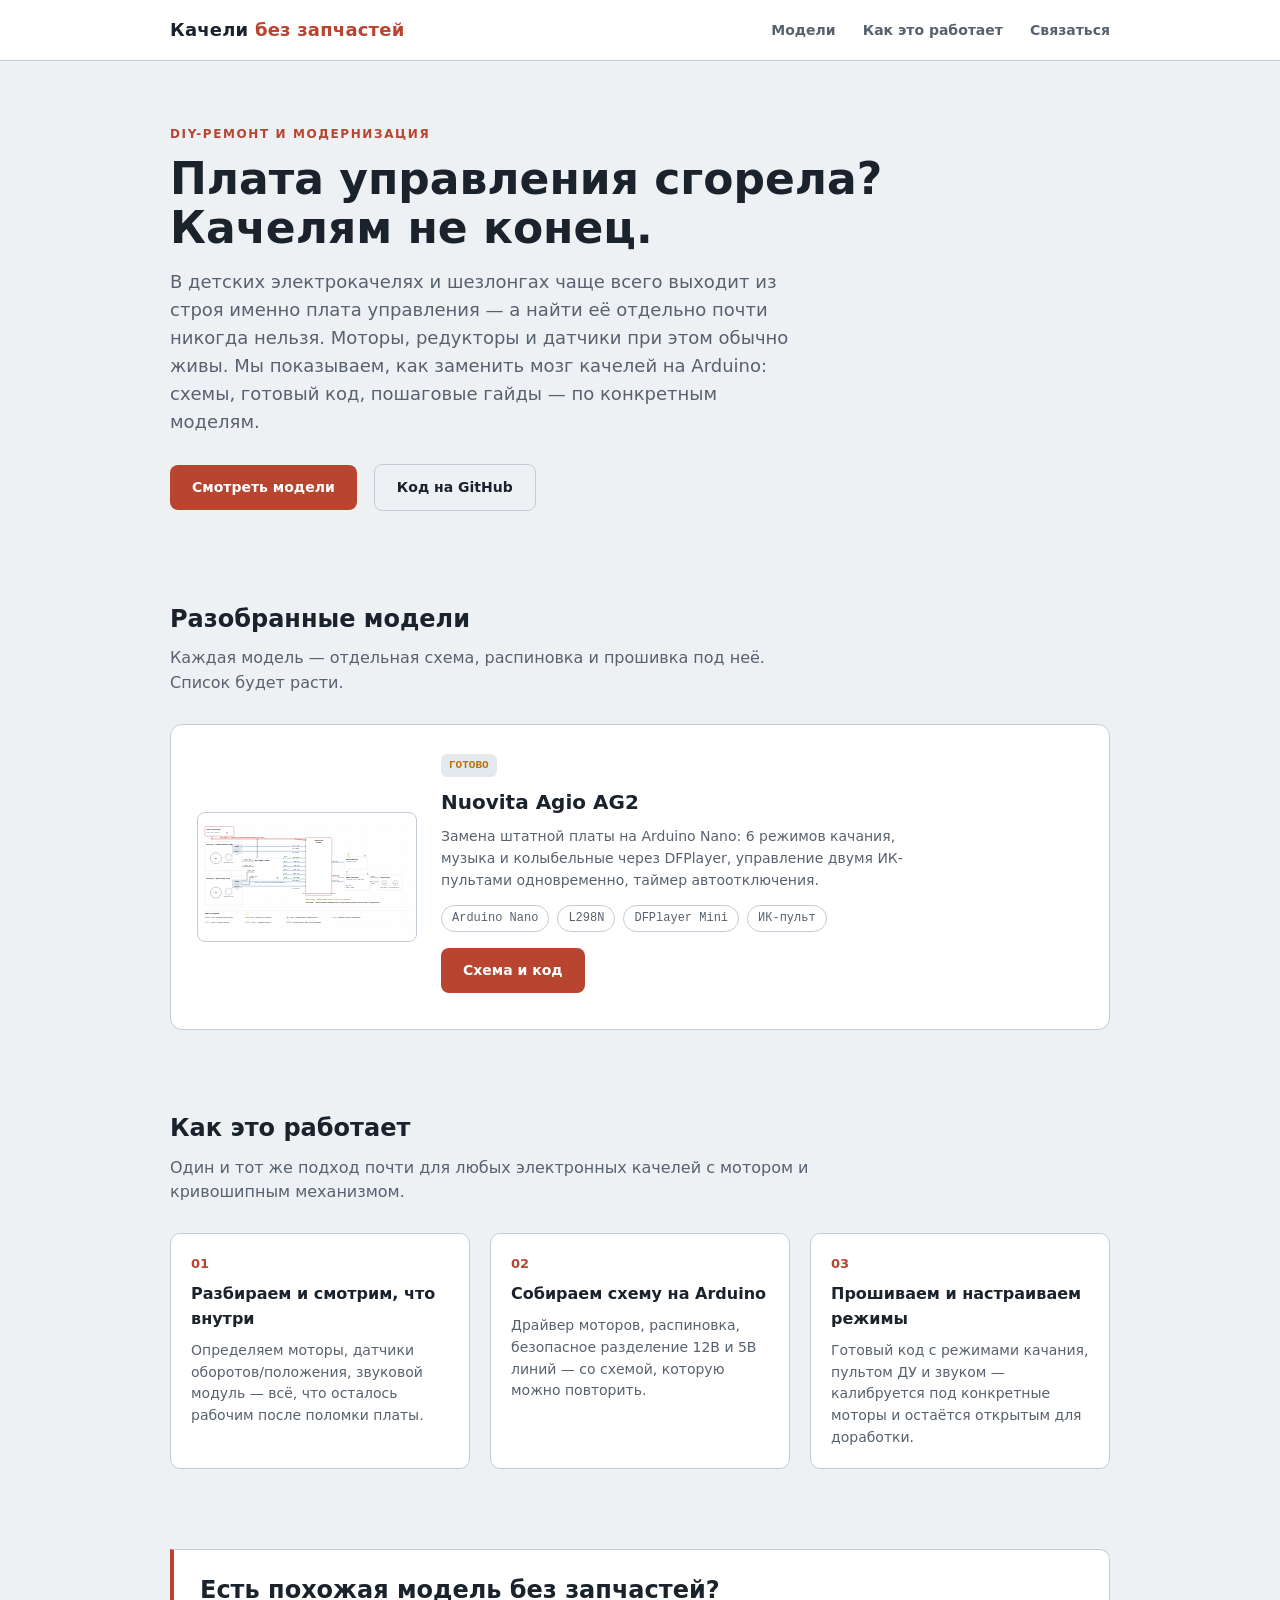
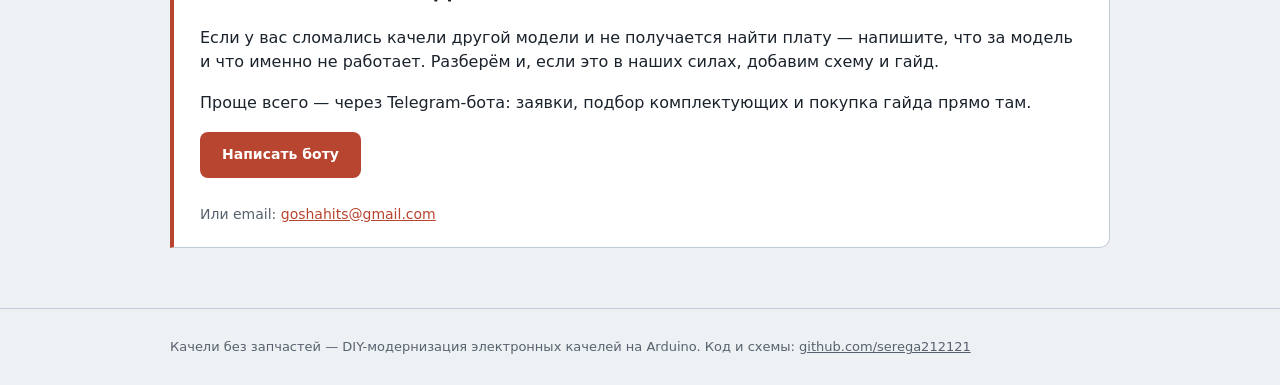
<file: index.html>
<!doctype html>
<html lang="ru">
<head>
<meta charset="utf-8">
<meta name="viewport" content="width=device-width, initial-scale=1">
<title>Качели без запчастей — ремонт и модернизация электронных качелей на Arduino</title>
<meta name="description" content="Схемы, прошивки и гайды по замене сгоревших плат управления в детских электрокачелях на Arduino — когда оригинальных запчастей уже не найти.">
<link rel="canonical" href="https://serega212121.github.io/kacheli-bez-zapchastey/">
<meta property="og:type" content="website">
<meta property="og:locale" content="ru_RU">
<meta property="og:site_name" content="Качели без запчастей">
<meta property="og:title" content="Не работают качели? Решение есть.">
<meta property="og:description" content="Схемы, прошивки и гайды по замене сгоревших плат управления в детских электрокачелях на Arduino.">
<meta property="og:url" content="https://serega212121.github.io/kacheli-bez-zapchastey/">
<meta property="og:image" content="https://serega212121.github.io/kacheli-bez-zapchastey/assets/og-cover.png">
<meta property="og:image:width" content="1200">
<meta property="og:image:height" content="630">
<meta name="twitter:card" content="summary_large_image">
<meta name="twitter:title" content="Не работают качели? Решение есть.">
<meta name="twitter:description" content="Схемы, прошивки и гайды по замене сгоревших плат управления в детских электрокачелях на Arduino.">
<meta name="twitter:image" content="https://serega212121.github.io/kacheli-bez-zapchastey/assets/og-cover.png">
<link rel="icon" href="data:image/svg+xml,<svg xmlns=%22http://www.w3.org/2000/svg%22 viewBox=%220 0 100 100%22><text y=%22.9em%22 font-size=%2290%22>🔌</text></svg>">
<link rel="stylesheet" href="assets/style.css">
</head>
<body>
<!-- Yandex.Metrika counter -->
<script type="text/javascript">
    (function(m,e,t,r,i,k,a){
        m[i]=m[i]||function(){(m[i].a=m[i].a||[]).push(arguments)};
        m[i].l=1*new Date();
        for (var j = 0; j < document.scripts.length; j++) {if (document.scripts[j].src === r) { return; }}
        k=e.createElement(t),a=e.getElementsByTagName(t)[0],k.async=1,k.src=r,a.parentNode.insertBefore(k,a)
    })(window, document,'script','https://mc.yandex.ru/metrika/tag.js?id=111702101', 'ym');

    ym(111702101, 'init', {ssr:true, webvisor:true, clickmap:true, ecommerce:"dataLayer", referrer: document.referrer, url: location.href, accurateTrackBounce:true, trackLinks:true});
</script>
<noscript><div><img src="https://mc.yandex.ru/watch/111702101" style="position:absolute; left:-9999px;" alt="" /></div></noscript>
<!-- /Yandex.Metrika counter -->

<header class="site">
  <div class="wrap">
    <a class="brand" href="./">Качели <span>без запчастей</span></a>
    <nav class="site">
      <a href="#projects">Модели</a>
      <a href="#how">Как это работает</a>
      <a href="#contact">Связаться</a>
    </nav>
  </div>
</header>

<div class="wrap">
  <section class="hero">
    <p class="kicker">DIY-ремонт и модернизация</p>
    <h1>Плата управления сгорела?<br>Качелям не конец.</h1>
    <p class="lead">
      В детских электрокачелях и шезлонгах чаще всего выходит из строя именно плата
      управления — а найти её отдельно почти никогда нельзя. Моторы, редукторы и датчики
      при этом обычно живы. Мы показываем, как заменить мозг качелей на Arduino: схемы,
      готовый код, пошаговые гайды — по конкретным моделям.
    </p>
    <a class="btn primary" href="#projects">Смотреть модели</a>
    <a class="btn ghost" href="https://github.com/serega212121/nuovita-agio-ag2-arduino" target="_blank" rel="noopener">Код на GitHub</a>
  </section>

  <section id="projects">
    <h2>Разобранные модели</h2>
    <p class="section-sub">Каждая модель — отдельная схема, распиновка и прошивка под неё. Список будет расти.</p>

    <div class="card-project">
      <div class="thumb">
        <img src="assets/nuovita-agio-ag2-wiring.svg" alt="Схема подключения Nuovita Agio AG2">
      </div>
      <div class="body">
        <span class="badge">ГОТОВО</span>
        <h3>Nuovita Agio AG2</h3>
        <p>
          Замена штатной платы на Arduino Nano: 6 режимов качания, музыка и колыбельные
          через DFPlayer, управление двумя ИК-пультами одновременно, таймер автоотключения.
        </p>
        <div class="tag-list">
          <span class="tag">Arduino Nano</span>
          <span class="tag">L298N</span>
          <span class="tag">DFPlayer Mini</span>
          <span class="tag">ИК-пульт</span>
        </div>
        <div style="margin-top:16px">
          <a class="btn primary" href="nuovita-agio-ag2/">Схема и код</a>
        </div>
      </div>
    </div>
  </section>

  <section id="how">
    <h2>Как это работает</h2>
    <p class="section-sub">Один и тот же подход почти для любых электронных качелей с мотором и кривошипным механизмом.</p>
    <div class="steps">
      <div class="step">
        <div class="num">01</div>
        <h3>Разбираем и смотрим, что внутри</h3>
        <p>Определяем моторы, датчики оборотов/положения, звуковой модуль — всё, что осталось рабочим после поломки платы.</p>
      </div>
      <div class="step">
        <div class="num">02</div>
        <h3>Собираем схему на Arduino</h3>
        <p>Драйвер моторов, распиновка, безопасное разделение 12В и 5В линий — со схемой, которую можно повторить.</p>
      </div>
      <div class="step">
        <div class="num">03</div>
        <h3>Прошиваем и настраиваем режимы</h3>
        <p>Готовый код с режимами качания, пультом ДУ и звуком — калибруется под конкретные моторы и остаётся открытым для доработки.</p>
      </div>
    </div>
  </section>

  <section id="contact">
    <div class="contact-box">
      <h2>Есть похожая модель без запчастей?</h2>
      <p>
        Если у вас сломались качели другой модели и не получается найти плату — напишите,
        что за модель и что именно не работает. Разберём и, если это в наших силах, добавим
        схему и гайд.
      </p>
      <p style="margin-bottom:16px">
        Проще всего — через Telegram-бота: заявки, подбор комплектующих и покупка гайда прямо там.
      </p>
      <a class="btn primary" href="https://t.me/KacheliBezZapchasteyBot" target="_blank" rel="noopener">Написать боту</a>
      <p style="margin:16px 0 0; font-size:14px; color:var(--text-dim)">
        Или email: <a href="mailto:goshahits@gmail.com">goshahits@gmail.com</a>
      </p>
    </div>
  </section>
</div>

<footer class="site">
  <div class="wrap">
    Качели без запчастей — DIY-модернизация электронных качелей на Arduino.
    Код и схемы: <a href="https://github.com/serega212121" target="_blank" rel="noopener">github.com/serega212121</a>
  </div>
</footer>

</body>
</html>
</file>
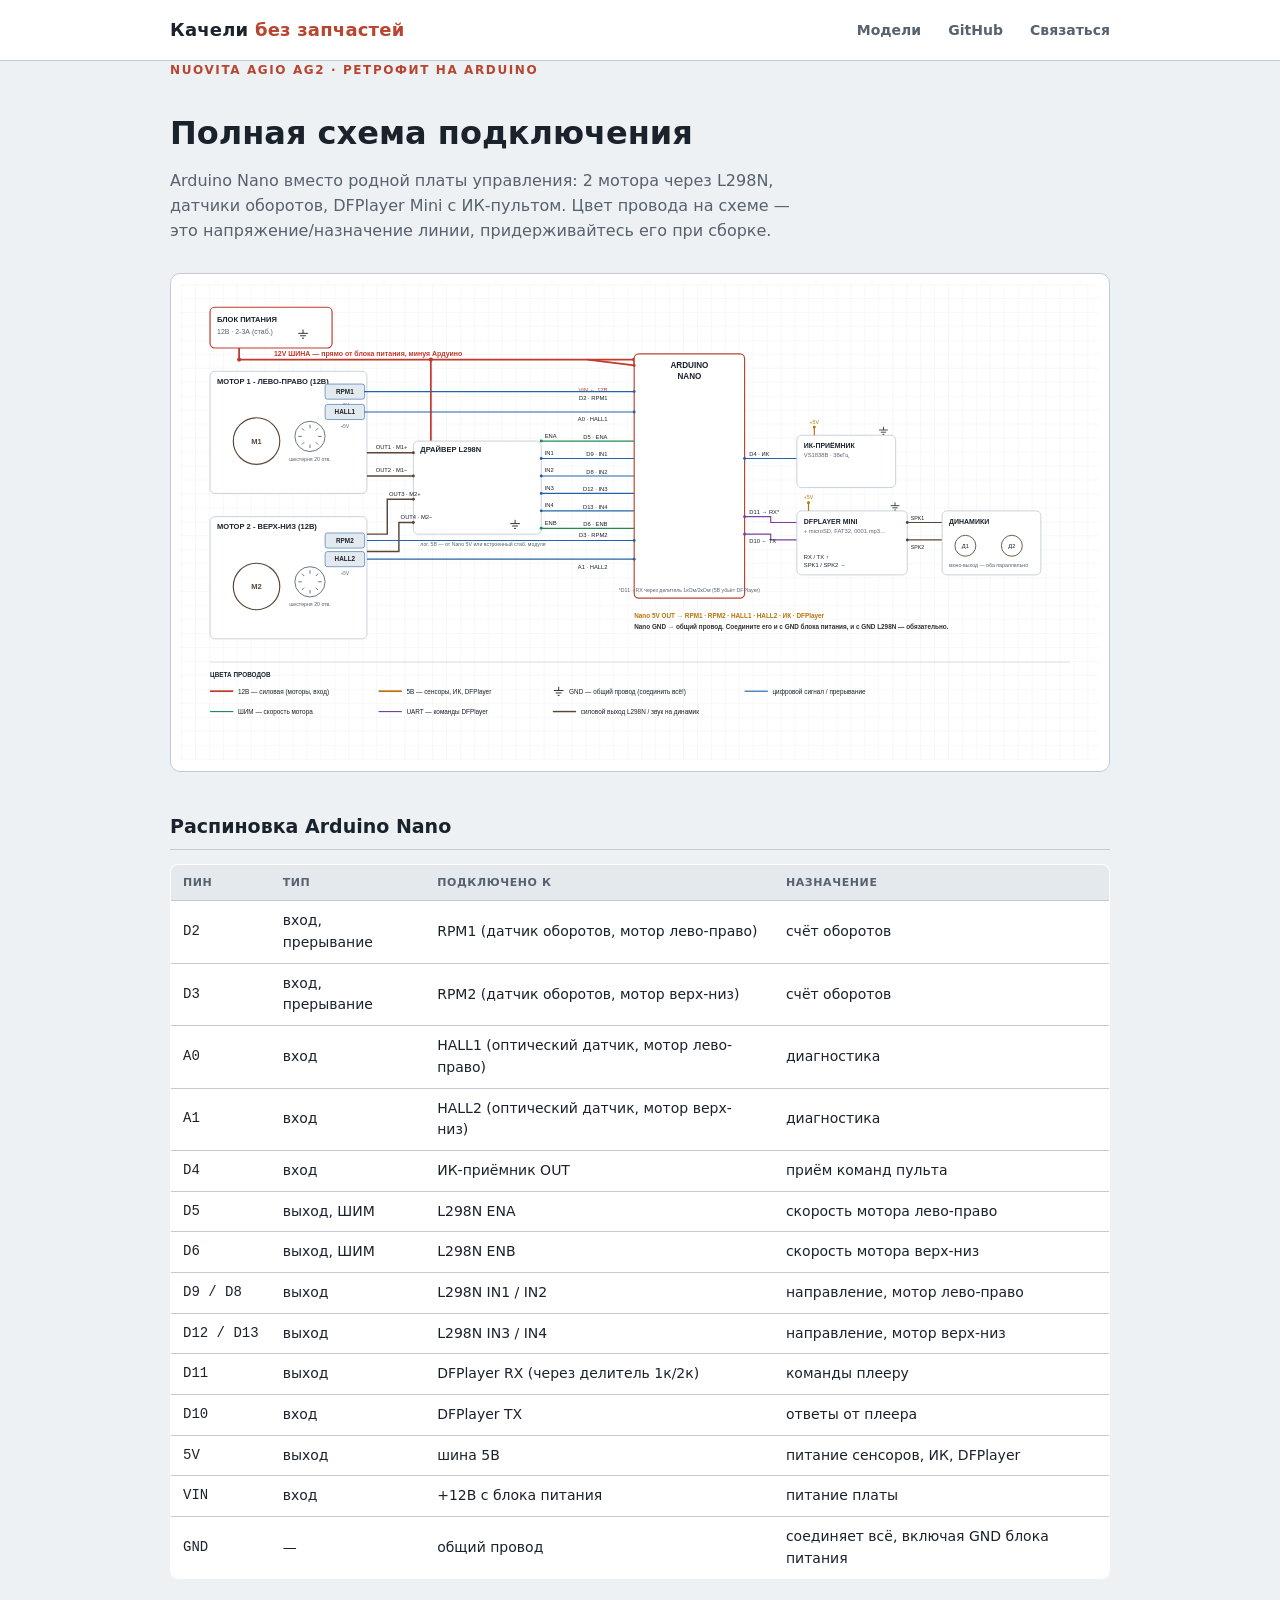
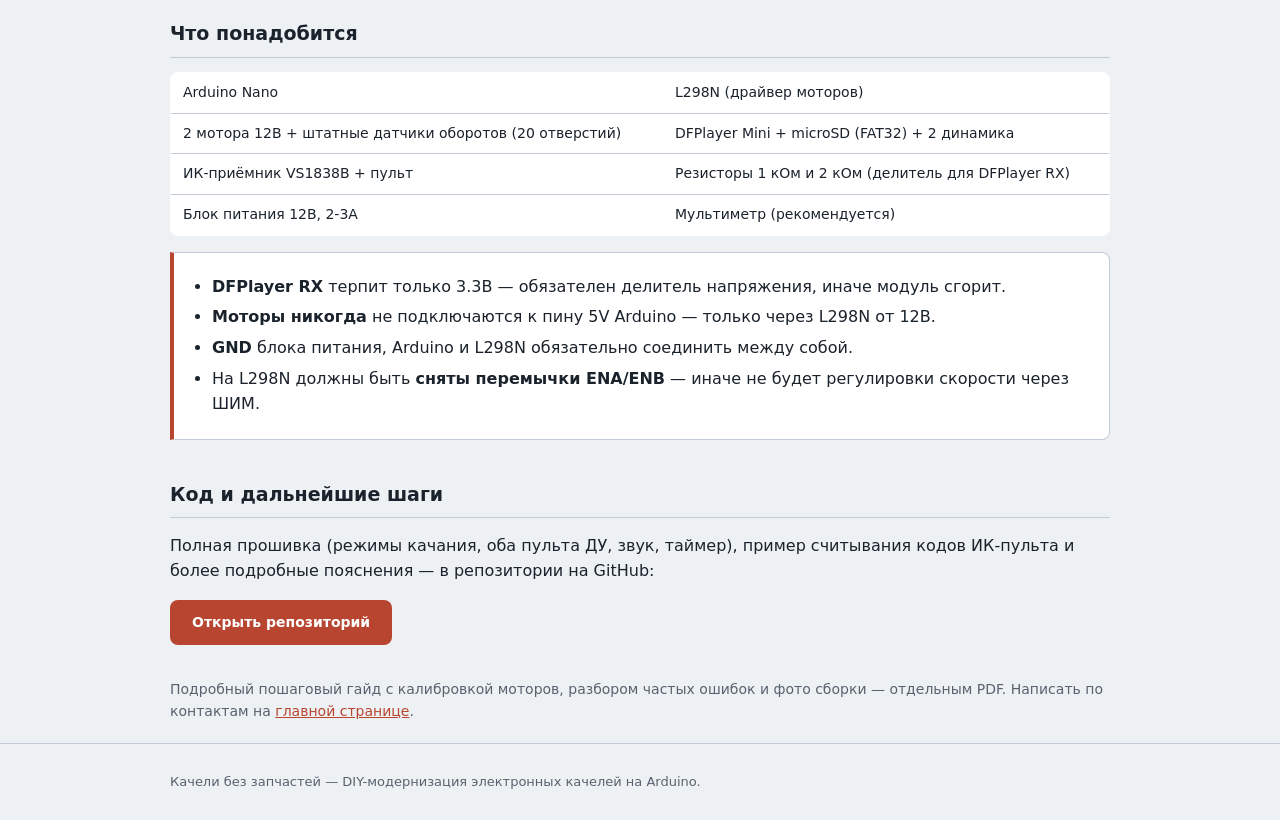
<file: nuovita-agio-ag2/index.html>
<!doctype html>
<html lang="ru">
<head>
<meta charset="utf-8">
<meta name="viewport" content="width=device-width, initial-scale=1">
<title>Nuovita Agio AG2 → Arduino — схема и прошивка | Качели без запчастей</title>
<meta name="description" content="Полная схема подключения Arduino Nano, распиновка и прошивка для замены сгоревшей платы управления Nuovita Agio AG2.">
<link rel="canonical" href="https://serega212121.github.io/kacheli-bez-zapchastey/nuovita-agio-ag2/">
<meta property="og:type" content="article">
<meta property="og:locale" content="ru_RU">
<meta property="og:site_name" content="Качели без запчастей">
<meta property="og:title" content="Nuovita Agio AG2 → Arduino — схема и прошивка">
<meta property="og:description" content="Полная схема подключения Arduino Nano, распиновка и прошивка для замены сгоревшей платы управления Nuovita Agio AG2.">
<meta property="og:url" content="https://serega212121.github.io/kacheli-bez-zapchastey/nuovita-agio-ag2/">
<meta property="og:image" content="https://serega212121.github.io/kacheli-bez-zapchastey/assets/og-cover.png">
<meta property="og:image:width" content="1200">
<meta property="og:image:height" content="630">
<meta name="twitter:card" content="summary_large_image">
<meta name="twitter:title" content="Nuovita Agio AG2 → Arduino — схема и прошивка">
<meta name="twitter:image" content="https://serega212121.github.io/kacheli-bez-zapchastey/assets/og-cover.png">
<link rel="icon" href="data:image/svg+xml,<svg xmlns=%22http://www.w3.org/2000/svg%22 viewBox=%220 0 100 100%22><text y=%22.9em%22 font-size=%2290%22>🔌</text></svg>">
<link rel="stylesheet" href="../assets/style.css">
</head>
<body>
<!-- Yandex.Metrika counter -->
<script type="text/javascript">
    (function(m,e,t,r,i,k,a){
        m[i]=m[i]||function(){(m[i].a=m[i].a||[]).push(arguments)};
        m[i].l=1*new Date();
        for (var j = 0; j < document.scripts.length; j++) {if (document.scripts[j].src === r) { return; }}
        k=e.createElement(t),a=e.getElementsByTagName(t)[0],k.async=1,k.src=r,a.parentNode.insertBefore(k,a)
    })(window, document,'script','https://mc.yandex.ru/metrika/tag.js?id=111702101', 'ym');

    ym(111702101, 'init', {ssr:true, webvisor:true, clickmap:true, ecommerce:"dataLayer", referrer: document.referrer, url: location.href, accurateTrackBounce:true, trackLinks:true});
</script>
<noscript><div><img src="https://mc.yandex.ru/watch/111702101" style="position:absolute; left:-9999px;" alt="" /></div></noscript>
<!-- /Yandex.Metrika counter -->

<header class="site">
  <div class="wrap">
    <a class="brand" href="../">Качели <span>без запчастей</span></a>
    <nav class="site">
      <a href="../#projects">Модели</a>
      <a href="https://github.com/serega212121/nuovita-agio-ag2-arduino" target="_blank" rel="noopener">GitHub</a>
      <a href="../#contact">Связаться</a>
    </nav>
  </div>
</header>

<div class="wrap page-body">
  <p class="kicker">Nuovita Agio AG2 · ретрофит на Arduino</p>
  <h1>Полная схема подключения</h1>
  <p class="dek">
    Arduino Nano вместо родной платы управления: 2 мотора через L298N, датчики оборотов,
    DFPlayer Mini с ИК-пультом. Цвет провода на схеме — это напряжение/назначение линии,
    придерживайтесь его при сборке.
  </p>

  <div class="diagram-frame">
    <img src="../assets/nuovita-agio-ag2-wiring.svg" alt="Схема подключения Arduino Nano к моторам, датчикам, L298N, DFPlayer Mini и ИК-приёмнику">
  </div>

  <h2>Распиновка Arduino Nano</h2>
  <table>
    <thead><tr><th>Пин</th><th>Тип</th><th>Подключено к</th><th>Назначение</th></tr></thead>
    <tbody>
      <tr><td class="pin">D2</td><td>вход, прерывание</td><td>RPM1 (датчик оборотов, мотор лево-право)</td><td>счёт оборотов</td></tr>
      <tr><td class="pin">D3</td><td>вход, прерывание</td><td>RPM2 (датчик оборотов, мотор верх-низ)</td><td>счёт оборотов</td></tr>
      <tr><td class="pin">A0</td><td>вход</td><td>HALL1 (оптический датчик, мотор лево-право)</td><td>диагностика</td></tr>
      <tr><td class="pin">A1</td><td>вход</td><td>HALL2 (оптический датчик, мотор верх-низ)</td><td>диагностика</td></tr>
      <tr><td class="pin">D4</td><td>вход</td><td>ИК-приёмник OUT</td><td>приём команд пульта</td></tr>
      <tr><td class="pin">D5</td><td>выход, ШИМ</td><td>L298N ENA</td><td>скорость мотора лево-право</td></tr>
      <tr><td class="pin">D6</td><td>выход, ШИМ</td><td>L298N ENB</td><td>скорость мотора верх-низ</td></tr>
      <tr><td class="pin">D9 / D8</td><td>выход</td><td>L298N IN1 / IN2</td><td>направление, мотор лево-право</td></tr>
      <tr><td class="pin">D12 / D13</td><td>выход</td><td>L298N IN3 / IN4</td><td>направление, мотор верх-низ</td></tr>
      <tr><td class="pin">D11</td><td>выход</td><td>DFPlayer RX (через делитель 1к/2к)</td><td>команды плееру</td></tr>
      <tr><td class="pin">D10</td><td>вход</td><td>DFPlayer TX</td><td>ответы от плеера</td></tr>
      <tr><td class="pin">5V</td><td>выход</td><td>шина 5В</td><td>питание сенсоров, ИК, DFPlayer</td></tr>
      <tr><td class="pin">VIN</td><td>вход</td><td>+12В с блока питания</td><td>питание платы</td></tr>
      <tr><td class="pin">GND</td><td>—</td><td>общий провод</td><td>соединяет всё, включая GND блока питания</td></tr>
    </tbody>
  </table>

  <h2>Что понадобится</h2>
  <table>
    <tbody>
      <tr><td>Arduino Nano</td><td>L298N (драйвер моторов)</td></tr>
      <tr><td>2 мотора 12В + штатные датчики оборотов (20 отверстий)</td><td>DFPlayer Mini + microSD (FAT32) + 2 динамика</td></tr>
      <tr><td>ИК-приёмник VS1838B + пульт</td><td>Резисторы 1 кОм и 2 кОм (делитель для DFPlayer RX)</td></tr>
      <tr><td>Блок питания 12В, 2-3А</td><td>Мультиметр (рекомендуется)</td></tr>
    </tbody>
  </table>

  <div class="callout">
    <ul>
      <li><b>DFPlayer RX</b> терпит только 3.3В — обязателен делитель напряжения, иначе модуль сгорит.</li>
      <li><b>Моторы никогда</b> не подключаются к пину 5V Arduino — только через L298N от 12В.</li>
      <li><b>GND</b> блока питания, Arduino и L298N обязательно соединить между собой.</li>
      <li>На L298N должны быть <b>сняты перемычки ENA/ENB</b> — иначе не будет регулировки скорости через ШИМ.</li>
    </ul>
  </div>

  <h2>Код и дальнейшие шаги</h2>
  <p>
    Полная прошивка (режимы качания, оба пульта ДУ, звук, таймер), пример считывания кодов
    ИК-пульта и более подробные пояснения — в репозитории на GitHub:
  </p>
  <p>
    <a class="btn primary" href="https://github.com/serega212121/nuovita-agio-ag2-arduino" target="_blank" rel="noopener">Открыть репозиторий</a>
  </p>
  <p style="color:var(--text-dim); font-size:14px; margin-top:24px;">
    Подробный пошаговый гайд с калибровкой моторов, разбором частых ошибок и фото сборки —
    отдельным PDF. Написать по контактам на <a href="../#contact">главной странице</a>.
  </p>
</div>

<footer class="site">
  <div class="wrap">
    Качели без запчастей — DIY-модернизация электронных качелей на Arduino.
  </div>
</footer>

</body>
</html>
</file>
<file: assets/style.css>
:root {
  --bg: #eef1f4;
  --surface: #ffffff;
  --surface-2: #e4e9ee;
  --border: #c3ccd6;
  --text: #1a222c;
  --text-dim: #57626e;
  --accent: #b8452f;
  --accent-ink: #ffffff;
  --w-12v: #c0392b;
  --w-5v: #b8720a;

  --font-display: "Bahnschrift", "SF Compact Text", "Segoe UI Semibold", "Segoe UI", system-ui, sans-serif;
  --font-body: -apple-system, "Segoe UI", system-ui, Roboto, sans-serif;
  --font-mono: ui-monospace, "Cascadia Code", "SF Mono", Consolas, "Roboto Mono", monospace;
}

@media (prefers-color-scheme: dark) {
  :root:not([data-theme="light"]) {
    --bg: #141a20;
    --surface: #1c242c;
    --surface-2: #222c35;
    --border: #33404b;
    --text: #e7edf3;
    --text-dim: #9aa8b4;
    --accent: #e2695a;
  }
}
:root[data-theme="dark"] {
  --bg: #141a20;
  --surface: #1c242c;
  --surface-2: #222c35;
  --border: #33404b;
  --text: #e7edf3;
  --text-dim: #9aa8b4;
  --accent: #e2695a;
}

* { box-sizing: border-box; }
html { scroll-behavior: smooth; }
body {
  margin: 0;
  background: var(--bg);
  color: var(--text);
  font-family: var(--font-body);
  line-height: 1.55;
}

a { color: var(--accent); }

.wrap { max-width: 980px; margin: 0 auto; padding: 0 20px; }

header.site {
  border-bottom: 1px solid var(--border);
  background: var(--surface);
}
header.site .wrap {
  display: flex; align-items: center; justify-content: space-between;
  padding-top: 16px; padding-bottom: 16px;
}
.brand {
  font-family: var(--font-display); font-weight: 700; font-size: 18px;
  color: var(--text); text-decoration: none; letter-spacing: .2px;
}
.brand span { color: var(--accent); }
nav.site a {
  color: var(--text-dim); text-decoration: none; font-size: 14px; margin-left: 22px;
  font-family: var(--font-display); font-weight: 600;
}
nav.site a:hover { color: var(--accent); }

.hero { padding: 64px 0 40px; }
.hero .kicker {
  font-family: var(--font-display); text-transform: uppercase; letter-spacing: 1.6px;
  font-size: 12px; color: var(--accent); font-weight: 700; margin: 0 0 12px;
}
.hero h1 {
  font-family: var(--font-display); font-size: clamp(28px, 5vw, 44px); line-height: 1.1;
  margin: 0 0 16px; font-weight: 700; text-wrap: balance;
}
.hero p.lead {
  font-size: 18px; color: var(--text-dim); max-width: 640px; margin: 0 0 28px;
}

.btn {
  display: inline-block; font-family: var(--font-display); font-weight: 700; font-size: 14px;
  padding: 12px 22px; border-radius: 8px; text-decoration: none; margin-right: 12px;
  margin-bottom: 10px;
}
.btn.primary { background: var(--accent); color: var(--accent-ink); }
.btn.ghost { background: transparent; color: var(--text); border: 1px solid var(--border); }

section { padding: 40px 0; }
section h2 {
  font-family: var(--font-display); font-size: 24px; margin: 0 0 8px;
}
section p.section-sub { color: var(--text-dim); margin: 0 0 28px; max-width: 640px; }

.steps { display: grid; grid-template-columns: repeat(3, 1fr); gap: 20px; }
.step {
  background: var(--surface); border: 1px solid var(--border); border-radius: 10px; padding: 20px;
}
.step .num {
  font-family: var(--font-display); font-weight: 700; font-size: 13px; color: var(--accent);
  margin-bottom: 8px;
}
.step h3 { font-family: var(--font-display); font-size: 16px; margin: 0 0 8px; }
.step p { color: var(--text-dim); font-size: 14px; margin: 0; }

.card-project {
  background: var(--surface); border: 1px solid var(--border); border-radius: 12px;
  padding: 26px; display: flex; gap: 24px; align-items: center; flex-wrap: wrap;
}
.card-project .badge {
  display: inline-block; font-family: var(--font-mono); font-size: 11px; font-weight: 600;
  color: var(--w-5v); background: var(--surface-2); border-radius: 6px; padding: 3px 8px; margin-bottom: 10px;
}
.card-project h3 { font-family: var(--font-display); font-size: 20px; margin: 0 0 8px; }
.card-project p { color: var(--text-dim); font-size: 14px; margin: 0 0 14px; max-width: 480px; }
.card-project .thumb {
  flex: 0 0 auto; width: 220px; height: 130px; border-radius: 8px; border: 1px solid var(--border);
  background: #ffffff; overflow: hidden; display: flex; align-items: center; justify-content: center;
}
.card-project .thumb svg { width: 100%; height: auto; display: block; }
.card-project .body { flex: 1; min-width: 240px; }

.tag-list { display: flex; flex-wrap: wrap; gap: 8px; margin-top: 10px; }
.tag {
  font-family: var(--font-mono); font-size: 12px; color: var(--text-dim);
  border: 1px solid var(--border); border-radius: 999px; padding: 3px 10px;
}

.contact-box {
  background: var(--surface); border: 1px solid var(--border); border-left: 4px solid var(--accent);
  border-radius: 0 10px 10px 0; padding: 22px 26px;
}
.contact-box h2 { margin-top: 0; }

footer.site {
  border-top: 1px solid var(--border); padding: 28px 0; margin-top: 20px;
  color: var(--text-dim); font-size: 13px;
}
footer.site a { color: var(--text-dim); }

.diagram-frame {
  background: #ffffff; border: 1px solid var(--border); border-radius: 10px; padding: 10px;
  overflow-x: auto;
}
.diagram-frame img, .diagram-frame svg { display: block; width: 100%; height: auto; min-width: 760px; }

.page-body h1 {
  font-family: var(--font-display); font-size: clamp(24px, 4vw, 32px); margin: 30px 0 6px;
}
.page-body .kicker {
  font-family: var(--font-display); text-transform: uppercase; letter-spacing: 1.6px;
  font-size: 12px; color: var(--accent); font-weight: 700; margin: 0;
}
.page-body p.dek { color: var(--text-dim); font-size: 16px; max-width: 640px; margin: 10px 0 30px; }
.page-body h2 {
  font-family: var(--font-display); font-size: 19px; margin: 40px 0 14px;
  padding-bottom: 8px; border-bottom: 1px solid var(--border);
}
.page-body table {
  width: 100%; border-collapse: collapse; font-size: 14px; background: var(--surface);
  border: 1px solid var(--border); border-radius: 8px; overflow: hidden; margin-bottom: 10px;
}
.page-body th, .page-body td { text-align: left; padding: 9px 12px; border-bottom: 1px solid var(--border); }
.page-body th {
  background: var(--surface-2); font-family: var(--font-display); font-size: 11px;
  text-transform: uppercase; letter-spacing: .6px; color: var(--text-dim); font-weight: 700;
}
.page-body tr:last-child td { border-bottom: none; }
.page-body td.pin { font-family: var(--font-mono); white-space: nowrap; }
.callout {
  background: var(--surface); border: 1px solid var(--border); border-left: 4px solid var(--accent);
  border-radius: 0 8px 8px 0; padding: 16px 18px; margin: 16px 0;
}
.callout ul { margin: 0; padding-left: 20px; }
.callout li { margin: 6px 0; }

@media (max-width: 760px) {
  .steps { grid-template-columns: 1fr; }
  .card-project { flex-direction: column; align-items: flex-start; }
  .card-project .thumb { width: 100%; height: auto; }
}
</file>
